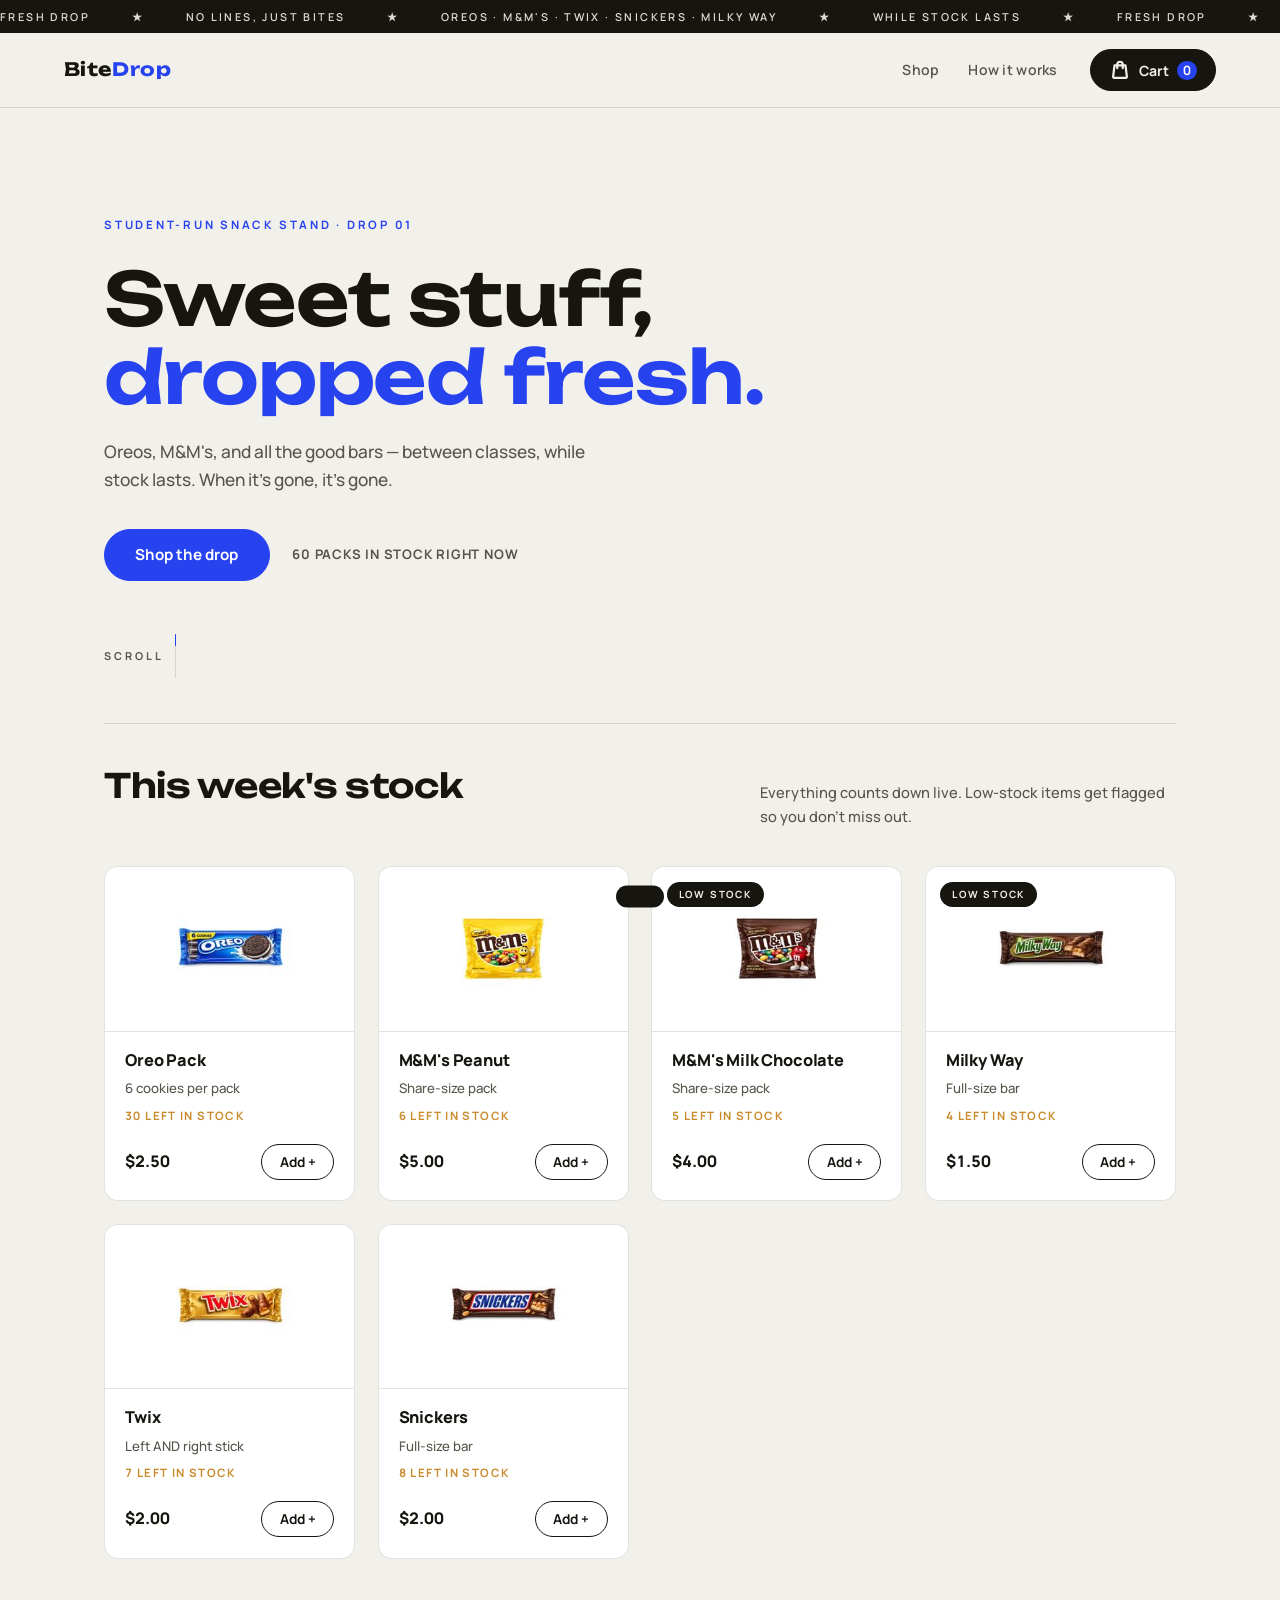
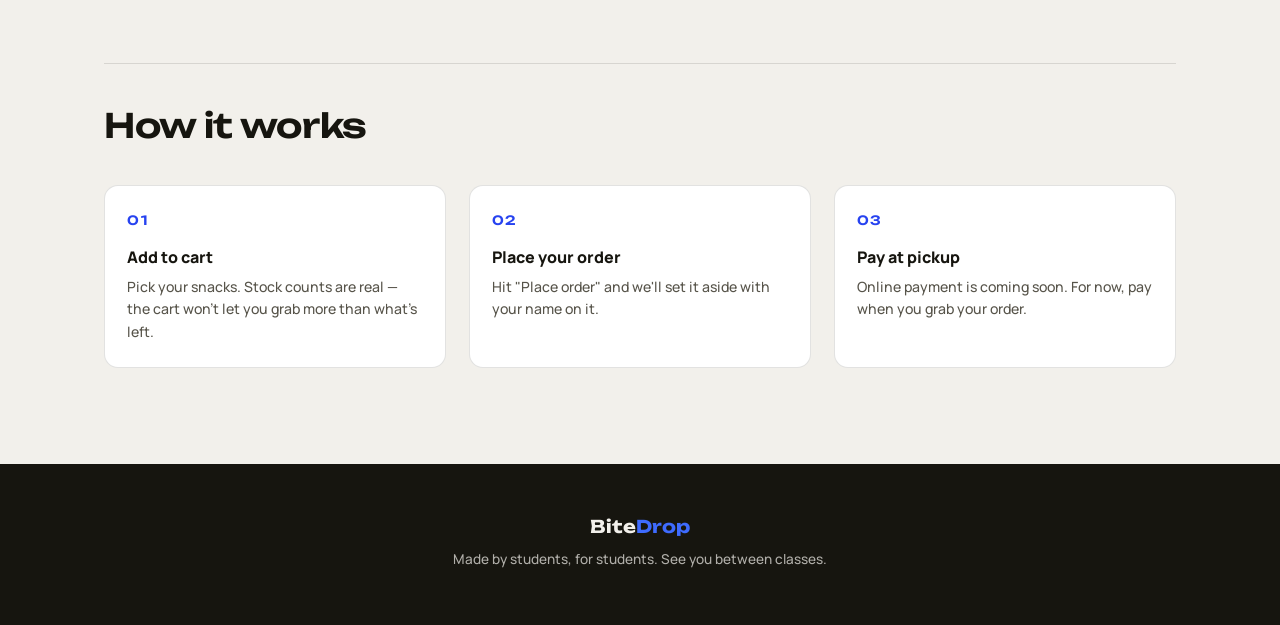
<file: index.html>
<!DOCTYPE html>
<html lang="en">
<head>
  <meta charset="UTF-8" />
  <meta name="viewport" content="width=device-width, initial-scale=1.0" />
  <title>BiteDrop — Snack Drops for the Halls</title>
  <link rel="icon" href="data:image/svg+xml,<svg xmlns='http://www.w3.org/2000/svg' viewBox='0 0 100 100'><text y='.9em' font-size='90'>🍫</text></svg>" />
  <link rel="preconnect" href="https://fonts.googleapis.com" />
  <link rel="preconnect" href="https://fonts.gstatic.com" crossorigin />
  <link href="https://fonts.googleapis.com/css2?family=Unbounded:wght@400;500;600;700&family=Manrope:wght@400;500;600;700;800&display=swap" rel="stylesheet" />
  <link rel="stylesheet" href="styles.css?v=4" />
</head>
<body>

  <div class="ticker" aria-hidden="true">
    <div class="ticker__track">
      <span>FRESH DROP</span><span>★</span><span>NO LINES, JUST BITES</span><span>★</span>
      <span>OREOS · M&amp;M'S · TWIX · SNICKERS · MILKY WAY</span><span>★</span>
      <span>WHILE STOCK LASTS</span><span>★</span>
      <span>FRESH DROP</span><span>★</span><span>NO LINES, JUST BITES</span><span>★</span>
      <span>OREOS · M&amp;M'S · TWIX · SNICKERS · MILKY WAY</span><span>★</span>
      <span>WHILE STOCK LASTS</span><span>★</span>
    </div>
  </div>

  <header class="header">
    <a class="logo" href="#top">
      <span class="logo__drop">Bite</span><span class="logo__accent">Drop</span>
    </a>
    <nav class="nav">
      <a href="#shop">Shop</a>
      <a href="#faq">How it works</a>
    </nav>
    <button class="cart-btn" id="cartBtn" aria-label="Open cart">
      <svg width="22" height="22" viewBox="0 0 24 24" fill="none" stroke="currentColor" stroke-width="2.4" stroke-linecap="round" stroke-linejoin="round" aria-hidden="true">
        <path d="M6 7h12l1.5 12.5a1 1 0 0 1-1 1.1H5.5a1 1 0 0 1-1-1.1L6 7Z"/>
        <path d="M9 10V6a3 3 0 0 1 6 0v4"/>
      </svg>
      <span>Cart</span>
      <span class="cart-btn__count" id="cartCount">0</span>
    </button>
  </header>

  <main id="top">

    <section class="hero">
      <div class="hero__inner">
        <p class="hero__eyebrow">Student-run snack stand · Drop 01</p>
        <h1 class="hero__title">Sweet stuff,<br /><span class="hero__title-pop">dropped fresh.</span></h1>
        <p class="hero__sub">Oreos, M&amp;M's, and all the good bars — between classes, while stock lasts. When it's gone, it's gone.</p>
        <div class="hero__actions">
          <a class="btn btn--primary" href="#shop">Shop the drop</a>
          <span class="hero__stock-note" id="heroStock"></span>
        </div>
      </div>
      <a class="scroll-cue" href="#shop" aria-label="Scroll to the shop">
        <span class="scroll-cue__label">Scroll</span>
        <span class="scroll-cue__track"><span class="scroll-cue__dot"></span></span>
      </a>
    </section>

    <section class="shop" id="shop">
      <div class="shop__head">
        <h2>This week's stock</h2>
        <p>Everything counts down live. Low-stock items get flagged so you don't miss out.</p>
      </div>
      <div class="grid" id="productGrid"></div>
    </section>

    <section class="faq" id="faq">
      <h2>How it works</h2>
      <ol class="faq__steps">
        <li>
          <h3>Add to cart</h3>
          <p>Pick your snacks. Stock counts are real — the cart won't let you grab more than what's left.</p>
        </li>
        <li>
          <h3>Place your order</h3>
          <p>Hit "Place order" and we'll set it aside with your name on it.</p>
        </li>
        <li>
          <h3>Pay at pickup</h3>
          <p>Online payment is coming soon. For now, pay when you grab your order.</p>
        </li>
      </ol>
    </section>

  </main>

  <footer class="footer">
    <span class="footer__logo">Bite<span>Drop</span></span>
    <p>Made by students, for students. See you between classes.</p>
  </footer>

  <!-- Cart drawer -->
  <div class="overlay" id="overlay" hidden></div>
  <aside class="drawer" id="drawer" aria-label="Shopping cart" aria-hidden="true">
    <div class="drawer__head">
      <h2>Your cart</h2>
      <button class="drawer__close" id="drawerClose" aria-label="Close cart">✕</button>
    </div>
    <div class="drawer__items" id="cartItems"></div>
    <div class="drawer__foot">
      <div class="drawer__total">
        <span>Total</span>
        <strong id="cartTotal">—</strong>
      </div>
      <p class="drawer__note" id="totalNote">Prices coming soon — totals show up once they're set.</p>
      <button class="btn btn--primary btn--wide" id="checkoutBtn">Place order</button>
      <p class="drawer__pay-note">💳 Pay at pickup · online payment coming soon</p>
    </div>
  </aside>

  <!-- Checkout modal -->
  <div class="modal-overlay" id="checkoutOverlay" hidden>
    <div class="modal" role="dialog" aria-modal="true" aria-labelledby="checkoutTitle">
      <div class="modal__head">
        <h2 id="checkoutTitle">Almost yours</h2>
        <button class="drawer__close" id="checkoutClose" aria-label="Close checkout">✕</button>
      </div>
      <form class="modal__form" id="checkoutForm">
        <label class="field">
          <span class="field__label">Name</span>
          <input class="field__input" type="text" name="name" required autocomplete="name" placeholder="Your name" />
        </label>
        <label class="field">
          <span class="field__label">Email</span>
          <input class="field__input" type="email" name="email" required autocomplete="email" placeholder="you@school.edu" />
        </label>
        <label class="field">
          <span class="field__label">Where to meet <em>(optional)</em></span>
          <input class="field__input" type="text" name="location" placeholder="e.g. Cafeteria, locker 214, after 3rd period" />
        </label>
        <p class="modal__note">📬 We'll try to respond to you on Gmail.</p>
        <p class="modal__error" id="checkoutError" hidden></p>
        <button class="btn btn--primary btn--wide" id="checkoutSubmit" type="submit">Confirm order</button>
      </form>
    </div>
  </div>

  <div class="toast" id="toast" role="status" aria-live="polite"></div>

  <script src="app.js?v=2"></script>
</body>
</html>
</file>
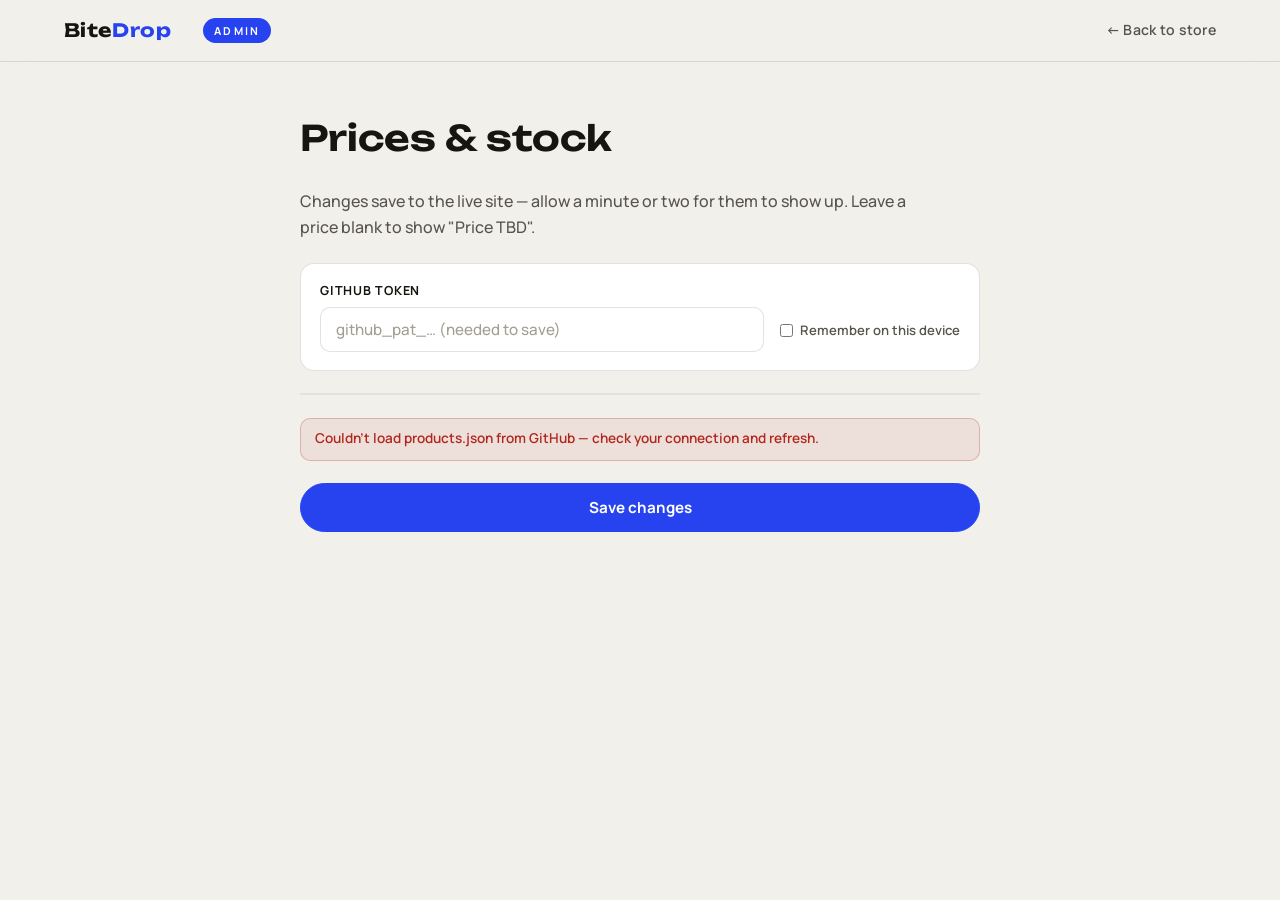
<file: admin.html>
<!DOCTYPE html>
<html lang="en">
<head>
  <meta charset="UTF-8" />
  <meta name="viewport" content="width=device-width, initial-scale=1.0" />
  <title>BiteDrop Admin — Prices &amp; Stock</title>
  <link rel="icon" href="data:image/svg+xml,<svg xmlns='http://www.w3.org/2000/svg' viewBox='0 0 100 100'><text y='.9em' font-size='90'>🔧</text></svg>" />
  <link rel="preconnect" href="https://fonts.googleapis.com" />
  <link rel="preconnect" href="https://fonts.gstatic.com" crossorigin />
  <link href="https://fonts.googleapis.com/css2?family=Unbounded:wght@400;500;600;700&family=Manrope:wght@400;500;600;700;800&display=swap" rel="stylesheet" />
  <link rel="stylesheet" href="styles.css?v=4" />
  <link rel="stylesheet" href="admin.css?v=1" />
</head>
<body>

  <header class="header">
    <a class="logo" href="index.html">
      <span class="logo__drop">Bite</span><span class="logo__accent">Drop</span>
    </a>
    <span class="admin-tag">Admin</span>
    <nav class="nav">
      <a href="index.html">← Back to store</a>
    </nav>
  </header>

  <main class="admin">
    <h1>Prices &amp; stock</h1>
    <p class="admin__sub">Changes save to the live site — allow a minute or two for them to show up. Leave a price blank to show "Price TBD".</p>

    <div class="admin-token">
      <label class="field">
        <span class="field__label">GitHub token</span>
        <input class="field__input" type="password" id="tokenInput" placeholder="github_pat_… (needed to save)" autocomplete="off" />
      </label>
      <label class="admin-token__remember">
        <input type="checkbox" id="rememberToken" /> Remember on this device
      </label>
    </div>

    <div class="admin-table" id="adminTable">
      <p class="admin__loading">Loading stock list…</p>
    </div>

    <p class="modal__error" id="adminError" hidden></p>
    <p class="admin__ok" id="adminOk" hidden></p>
    <button class="btn btn--primary" id="saveBtn">Save changes</button>
  </main>

  <script src="admin.js?v=1"></script>
</body>
</html>
</file>
<file: styles.css>
/* ── BiteDrop tokens — contemporary drop-shop ─────────────────── */
:root {
  --bg: #F2F0EB;
  --surface: #FFFFFF;
  --ink: #16150F;
  --ink-soft: #57544A;
  --line: rgba(22, 21, 15, 0.12);
  --accent: #2743F0;
  --accent-ink: #FFFFFF;
  --caramel: #C98B2D;
  --danger: #B3261E;
  --radius: 14px;
  --shadow-hover: 0 18px 40px -18px rgba(22, 21, 15, 0.35);
  --display: "Unbounded", "Avenir Next", sans-serif;
  --body: "Manrope", "Helvetica Neue", sans-serif;
  --ease: cubic-bezier(0.22, 1, 0.36, 1);
}

* { box-sizing: border-box; margin: 0; padding: 0; }

html { scroll-behavior: smooth; }

body {
  font-family: var(--body);
  background: var(--bg);
  color: var(--ink);
  line-height: 1.6;
  font-size: 16px;
}

/* ── Ticker ───────────────────────────────────────────────────── */
.ticker {
  background: var(--ink);
  color: var(--bg);
  overflow: hidden;
}
.ticker__track {
  display: flex;
  gap: 2.6rem;
  width: max-content;
  padding: 0.5rem 0;
  font-weight: 600;
  font-size: 0.68rem;
  letter-spacing: 0.22em;
  animation: ticker 30s linear infinite;
}
.ticker__track span { white-space: nowrap; opacity: 0.9; }
@keyframes ticker { to { transform: translateX(-50%); } }

/* ── Header ───────────────────────────────────────────────────── */
.header {
  position: sticky;
  top: 0;
  z-index: 40;
  display: flex;
  align-items: center;
  gap: 2rem;
  padding: 1rem clamp(1.2rem, 5vw, 4rem);
  background: rgba(242, 240, 235, 0.88);
  backdrop-filter: blur(14px);
  -webkit-backdrop-filter: blur(14px);
  border-bottom: 1px solid var(--line);
}
.logo {
  font-family: var(--display);
  font-weight: 700;
  font-size: 1.15rem;
  letter-spacing: 0.02em;
  text-decoration: none;
  color: var(--ink);
}
.logo__accent { color: var(--accent); }
.nav { display: flex; gap: 1.8rem; margin-left: auto; }
.nav a {
  color: var(--ink-soft);
  text-decoration: none;
  font-weight: 600;
  font-size: 0.88rem;
  letter-spacing: 0.02em;
  transition: color 0.2s;
}
.nav a:hover { color: var(--ink); }
.cart-btn {
  display: flex;
  align-items: center;
  gap: 0.5rem;
  font-family: var(--body);
  font-weight: 700;
  font-size: 0.88rem;
  background: var(--ink);
  color: var(--bg);
  border: 1px solid var(--ink);
  border-radius: 999px;
  padding: 0.55rem 1.15rem;
  cursor: pointer;
  transition: transform 0.25s var(--ease), background 0.2s;
}
.cart-btn:hover { transform: translateY(-2px); background: #000; }
.cart-btn__count {
  background: var(--accent);
  color: var(--accent-ink);
  border-radius: 999px;
  min-width: 1.5em;
  text-align: center;
  padding: 0.05em 0.45em;
  font-size: 0.8rem;
  font-variant-numeric: tabular-nums;
}

/* ── Hero ─────────────────────────────────────────────────────── */
.hero {
  position: relative;
  max-width: 1200px;
  margin: 0 auto;
  padding: clamp(4.5rem, 12vh, 8rem) clamp(1.2rem, 5vw, 4rem) clamp(5rem, 14vh, 8rem);
}
.hero__inner { max-width: 46rem; }
.hero__eyebrow {
  font-weight: 700;
  font-size: 0.72rem;
  letter-spacing: 0.24em;
  text-transform: uppercase;
  color: var(--accent);
  margin-bottom: 1.6rem;
}
.hero__title {
  font-family: var(--display);
  font-weight: 600;
  font-size: clamp(2.4rem, 6.5vw, 4.6rem);
  line-height: 1.06;
  letter-spacing: -0.015em;
  text-wrap: balance;
  margin-bottom: 1.4rem;
}
.hero__title-pop { color: var(--accent); }
.hero__sub {
  font-size: 1.08rem;
  font-weight: 500;
  color: var(--ink-soft);
  max-width: 32rem;
  margin-bottom: 2.2rem;
}
.hero__actions { display: flex; align-items: center; gap: 1.4rem; flex-wrap: wrap; }
.hero__stock-note {
  font-weight: 700;
  font-size: 0.82rem;
  letter-spacing: 0.06em;
  text-transform: uppercase;
  color: var(--ink-soft);
}

/* Scroll cue */
.scroll-cue {
  position: absolute;
  bottom: 1.8rem;
  left: clamp(1.2rem, 5vw, 4rem);
  display: flex;
  align-items: center;
  gap: 0.7rem;
  text-decoration: none;
  color: var(--ink-soft);
}
.scroll-cue__label {
  font-weight: 700;
  font-size: 0.68rem;
  letter-spacing: 0.28em;
  text-transform: uppercase;
}
.scroll-cue__track {
  position: relative;
  width: 1px;
  height: 44px;
  background: var(--line);
  overflow: hidden;
}
.scroll-cue__dot {
  position: absolute;
  left: -1.5px;
  top: 0;
  width: 4px;
  height: 12px;
  border-radius: 2px;
  background: var(--accent);
  animation: cue 1.8s var(--ease) infinite;
}
@keyframes cue {
  0%   { transform: translateY(-14px); opacity: 0; }
  30%  { opacity: 1; }
  100% { transform: translateY(48px); opacity: 0; }
}

/* ── Buttons ──────────────────────────────────────────────────── */
.btn {
  display: inline-block;
  font-family: var(--body);
  font-weight: 700;
  font-size: 0.95rem;
  border: 1px solid var(--accent);
  border-radius: 999px;
  padding: 0.8rem 1.9rem;
  cursor: pointer;
  text-decoration: none;
  text-align: center;
  transition: transform 0.25s var(--ease), box-shadow 0.25s var(--ease), background 0.2s;
}
.btn--primary { background: var(--accent); color: var(--accent-ink); }
.btn--primary:hover {
  transform: translateY(-2px);
  box-shadow: 0 14px 30px -14px rgba(39, 67, 240, 0.65);
}
.btn--wide { width: 100%; }
.btn:disabled {
  background: var(--line);
  border-color: transparent;
  color: var(--ink-soft);
  cursor: not-allowed;
  transform: none;
  box-shadow: none;
}
.btn:focus-visible, .cart-btn:focus-visible, button:focus-visible {
  outline: 2px solid var(--accent);
  outline-offset: 3px;
}

/* ── Shop grid ────────────────────────────────────────────────── */
.shop {
  max-width: 1200px;
  margin: 0 auto;
  padding: 1rem clamp(1.2rem, 5vw, 4rem) 5.5rem;
}
.shop__head {
  display: flex;
  align-items: baseline;
  justify-content: space-between;
  gap: 1.5rem;
  flex-wrap: wrap;
  border-top: 1px solid var(--line);
  padding-top: 2.2rem;
  margin-bottom: 2.4rem;
}
.shop__head h2, .faq h2 {
  font-family: var(--display);
  font-weight: 600;
  font-size: clamp(1.5rem, 3.4vw, 2.1rem);
  letter-spacing: -0.01em;
}
.shop__head p { font-weight: 500; font-size: 0.92rem; color: var(--ink-soft); max-width: 26rem; }

.grid {
  display: grid;
  grid-template-columns: repeat(auto-fill, minmax(250px, 1fr));
  gap: 1.4rem;
}

.card {
  position: relative;
  background: var(--surface);
  border: 1px solid var(--line);
  border-radius: var(--radius);
  display: flex;
  flex-direction: column;
  overflow: hidden;
  transition: transform 0.35s var(--ease), box-shadow 0.35s var(--ease), border-color 0.2s;
}
.card:hover {
  transform: translateY(-6px);
  box-shadow: var(--shadow-hover);
  border-color: rgba(22, 21, 15, 0.22);
}

.card__art {
  display: flex;
  align-items: center;
  justify-content: center;
  font-size: 3.1rem;
  padding: 2.4rem 0;
  background: #FFFFFF;
  border-bottom: 1px solid var(--line);
  transition: transform 0.45s var(--ease);
}
.card:hover .card__art { transform: scale(1.08); }
.card__img {
  display: block;
  height: 5.4rem;
  width: auto;
  max-width: 80%;
  object-fit: contain;
}

.card__badge {
  position: absolute;
  top: 0.9rem;
  left: 0.9rem;
  font-weight: 700;
  font-size: 0.62rem;
  letter-spacing: 0.18em;
  text-transform: uppercase;
  border-radius: 999px;
  padding: 0.3rem 0.75rem;
}
.card__badge--low { background: var(--ink); color: var(--bg); }
.card__badge--out { background: var(--line); color: var(--ink-soft); }

.card__body {
  padding: 1.15rem 1.25rem 1.3rem;
  display: flex;
  flex-direction: column;
  gap: 0.45rem;
  flex: 1;
}
.card__name { font-weight: 800; font-size: 1.02rem; line-height: 1.3; letter-spacing: -0.01em; }
.card__detail { font-weight: 500; font-size: 0.83rem; color: var(--ink-soft); }
.card__stock {
  font-weight: 700;
  font-size: 0.72rem;
  letter-spacing: 0.12em;
  text-transform: uppercase;
  color: var(--caramel);
  font-variant-numeric: tabular-nums;
}
.card__row {
  margin-top: auto;
  padding-top: 0.7rem;
  display: flex;
  align-items: center;
  justify-content: space-between;
  gap: 0.6rem;
}
.card__price {
  font-weight: 800;
  font-size: 1rem;
  font-variant-numeric: tabular-nums;
}
.card__price--tbd {
  font-size: 0.72rem;
  font-weight: 700;
  letter-spacing: 0.08em;
  text-transform: uppercase;
  color: var(--ink-soft);
  border: 1px dashed var(--line);
  border-radius: 6px;
  padding: 0.25rem 0.55rem;
}
.card__add {
  font-family: var(--body);
  font-weight: 700;
  font-size: 0.85rem;
  background: transparent;
  color: var(--ink);
  border: 1px solid var(--ink);
  border-radius: 999px;
  padding: 0.5rem 1.1rem;
  cursor: pointer;
  transition: background 0.2s, color 0.2s, transform 0.25s var(--ease);
}
.card__add:hover { background: var(--ink); color: var(--bg); transform: translateY(-1px); }
.card__add:disabled {
  border-color: var(--line);
  color: var(--ink-soft);
  background: transparent;
  cursor: not-allowed;
  transform: none;
}
.card--out { opacity: 0.6; }
.card--out:hover { transform: none; box-shadow: none; }
.card--out:hover .card__art { transform: none; }

/* ── FAQ / steps ──────────────────────────────────────────────── */
.faq {
  max-width: 1200px;
  margin: 0 auto;
  padding: 1rem clamp(1.2rem, 5vw, 4rem) 6rem;
}
.faq h2 {
  border-top: 1px solid var(--line);
  padding-top: 2.2rem;
  margin-bottom: 2rem;
}
.faq__steps {
  display: grid;
  grid-template-columns: repeat(auto-fit, minmax(240px, 1fr));
  gap: 1.4rem;
  counter-reset: step;
  list-style: none;
}
.faq__steps li {
  counter-increment: step;
  background: var(--surface);
  border: 1px solid var(--line);
  border-radius: var(--radius);
  padding: 1.5rem 1.4rem;
  transition: transform 0.35s var(--ease), box-shadow 0.35s var(--ease);
}
.faq__steps li:hover { transform: translateY(-4px); box-shadow: var(--shadow-hover); }
.faq__steps li::before {
  content: "0" counter(step);
  display: block;
  font-family: var(--display);
  font-weight: 600;
  font-size: 0.8rem;
  color: var(--accent);
  letter-spacing: 0.1em;
  margin-bottom: 0.9rem;
}
.faq__steps h3 { font-size: 1rem; font-weight: 800; margin-bottom: 0.35rem; }
.faq__steps p { font-weight: 500; font-size: 0.88rem; color: var(--ink-soft); }

/* ── Footer ───────────────────────────────────────────────────── */
.footer {
  background: var(--ink);
  color: var(--bg);
  text-align: center;
  padding: 3rem 1rem 3.4rem;
}
.footer__logo { font-family: var(--display); font-weight: 700; font-size: 1.1rem; }
.footer__logo span { color: var(--accent); filter: brightness(1.6); }
.footer p { margin-top: 0.5rem; font-weight: 500; font-size: 0.85rem; opacity: 0.7; }

/* ── Cart drawer ──────────────────────────────────────────────── */
.overlay {
  position: fixed;
  inset: 0;
  background: rgba(22, 21, 15, 0.4);
  backdrop-filter: blur(3px);
  -webkit-backdrop-filter: blur(3px);
  z-index: 50;
}
.drawer {
  position: fixed;
  top: 0;
  right: 0;
  height: 100dvh;
  width: min(420px, 100vw);
  background: var(--bg);
  border-left: 1px solid var(--line);
  z-index: 60;
  display: flex;
  flex-direction: column;
  transform: translateX(105%);
  transition: transform 0.4s var(--ease);
}
.drawer.open { transform: translateX(0); }
.drawer__head {
  display: flex;
  align-items: center;
  justify-content: space-between;
  padding: 1.3rem 1.5rem;
  border-bottom: 1px solid var(--line);
}
.drawer__head h2 { font-family: var(--display); font-weight: 600; font-size: 1.1rem; }
.drawer__close {
  font-size: 0.95rem;
  font-weight: 700;
  background: transparent;
  color: var(--ink);
  border: 1px solid var(--line);
  border-radius: 999px;
  width: 2.3rem;
  height: 2.3rem;
  cursor: pointer;
  transition: background 0.2s, color 0.2s;
}
.drawer__close:hover { background: var(--ink); color: var(--bg); }
.drawer__items {
  flex: 1;
  overflow-y: auto;
  padding: 1.3rem 1.5rem;
  display: flex;
  flex-direction: column;
  gap: 0.9rem;
}
.cart-empty {
  text-align: center;
  font-weight: 600;
  color: var(--ink-soft);
  margin-top: 3.5rem;
}
.cart-empty .big { font-size: 2.2rem; display: block; margin-bottom: 0.6rem; }
.cart-item {
  display: flex;
  align-items: center;
  gap: 0.9rem;
  background: var(--surface);
  border: 1px solid var(--line);
  border-radius: var(--radius);
  padding: 0.8rem 0.95rem;
}
.cart-item__emoji { font-size: 1.6rem; }
.cart-item__info { flex: 1; min-width: 0; }
.cart-item__name { font-weight: 800; font-size: 0.9rem; line-height: 1.25; }
.cart-item__price { font-weight: 500; font-size: 0.78rem; color: var(--ink-soft); }
.cart-item__qty { display: flex; align-items: center; gap: 0.5rem; }
.cart-item__qty button {
  width: 1.8rem;
  height: 1.8rem;
  font-weight: 700;
  background: transparent;
  color: var(--ink);
  border: 1px solid var(--line);
  border-radius: 999px;
  cursor: pointer;
  transition: background 0.2s, color 0.2s;
}
.cart-item__qty button:hover:not(:disabled) { background: var(--ink); color: var(--bg); }
.cart-item__qty button:disabled { opacity: 0.35; cursor: not-allowed; }
.cart-item__qty span { font-weight: 800; min-width: 1.2em; text-align: center; font-variant-numeric: tabular-nums; }
.drawer__foot {
  border-top: 1px solid var(--line);
  padding: 1.2rem 1.5rem 1.5rem;
  display: flex;
  flex-direction: column;
  gap: 0.7rem;
}
.drawer__total { display: flex; justify-content: space-between; font-weight: 800; font-size: 1.05rem; }
.drawer__note, .drawer__pay-note { font-weight: 500; font-size: 0.76rem; color: var(--ink-soft); }
.drawer__pay-note { text-align: center; }

/* ── Checkout modal ───────────────────────────────────────────── */
.modal-overlay[hidden] { display: none; }
.modal-overlay {
  position: fixed;
  inset: 0;
  background: rgba(22, 21, 15, 0.45);
  backdrop-filter: blur(4px);
  -webkit-backdrop-filter: blur(4px);
  z-index: 65;
  display: flex;
  align-items: center;
  justify-content: center;
  padding: 1.2rem;
}
.modal {
  background: var(--bg);
  border: 1px solid var(--line);
  border-radius: var(--radius);
  width: min(440px, 100%);
  max-height: 90dvh;
  overflow-y: auto;
  box-shadow: 0 30px 70px -30px rgba(22, 21, 15, 0.6);
}
.modal__head {
  display: flex;
  align-items: center;
  justify-content: space-between;
  padding: 1.3rem 1.5rem 1rem;
}
.modal__head h2 { font-family: var(--display); font-weight: 600; font-size: 1.15rem; }
.modal__form {
  display: flex;
  flex-direction: column;
  gap: 1rem;
  padding: 0.2rem 1.5rem 1.5rem;
}
.field { display: flex; flex-direction: column; gap: 0.35rem; }
.field__label {
  font-weight: 700;
  font-size: 0.78rem;
  letter-spacing: 0.06em;
  text-transform: uppercase;
}
.field__label em { font-style: normal; text-transform: none; letter-spacing: 0; color: var(--ink-soft); font-weight: 500; }
.field__input {
  font-family: var(--body);
  font-size: 0.95rem;
  font-weight: 500;
  color: var(--ink);
  background: var(--surface);
  border: 1px solid var(--line);
  border-radius: 10px;
  padding: 0.7rem 0.9rem;
  transition: border-color 0.2s;
}
.field__input::placeholder { color: #A39E92; }
.field__input:focus { outline: none; border-color: var(--accent); }
.modal__note { font-weight: 600; font-size: 0.85rem; color: var(--ink-soft); }
.modal__error {
  font-weight: 600;
  font-size: 0.85rem;
  color: var(--danger);
  background: rgba(179, 38, 30, 0.08);
  border: 1px solid rgba(179, 38, 30, 0.25);
  border-radius: 10px;
  padding: 0.6rem 0.9rem;
}

/* ── Toast ────────────────────────────────────────────────────── */
.toast {
  position: fixed;
  bottom: 1.6rem;
  left: 50%;
  transform: translateX(-50%) translateY(150%);
  background: var(--ink);
  color: var(--bg);
  font-weight: 600;
  font-size: 0.88rem;
  border-radius: 999px;
  padding: 0.7rem 1.5rem;
  z-index: 70;
  transition: transform 0.35s var(--ease);
  pointer-events: none;
  box-shadow: 0 16px 40px -16px rgba(22, 21, 15, 0.5);
}
.toast.show { transform: translateX(-50%) translateY(0); }

/* ── Scroll reveal ────────────────────────────────────────────── */
.reveal {
  opacity: 0;
  transform: translateY(24px);
  transition: opacity 0.6s var(--ease), transform 0.6s var(--ease);
}
.reveal.in { opacity: 1; transform: none; }

@media (prefers-reduced-motion: reduce) {
  .ticker__track, .scroll-cue__dot { animation: none; }
  .reveal { opacity: 1; transform: none; transition: none; }
  html { scroll-behavior: auto; }
}

@media (max-width: 560px) {
  .nav { display: none; }
  .header { gap: 0.8rem; }
  .cart-btn { margin-left: auto; }
  .scroll-cue { display: none; }
}
</file>
<file: admin.css>
/* Admin-only styles, layered on top of styles.css */
.admin-tag {
  font-weight: 700;
  font-size: 0.68rem;
  letter-spacing: 0.2em;
  text-transform: uppercase;
  background: var(--accent);
  color: #fff;
  border-radius: 999px;
  padding: 0.25rem 0.7rem;
}
.admin {
  max-width: 760px;
  margin: 0 auto;
  padding: 3rem clamp(1.2rem, 5vw, 2.5rem) 5rem;
  display: flex;
  flex-direction: column;
  gap: 1.4rem;
}
.admin h1 {
  font-family: var(--display);
  font-weight: 600;
  font-size: clamp(1.6rem, 4vw, 2.2rem);
}
.admin__sub { font-weight: 500; color: var(--ink-soft); max-width: 38rem; }
.admin-token {
  display: flex;
  align-items: flex-end;
  gap: 1rem;
  flex-wrap: wrap;
  background: var(--surface);
  border: 1px solid var(--line);
  border-radius: var(--radius);
  padding: 1.1rem 1.2rem;
}
.admin-token .field { flex: 1; min-width: 240px; }
.admin-token__remember {
  font-weight: 600;
  font-size: 0.82rem;
  color: var(--ink-soft);
  display: flex;
  align-items: center;
  gap: 0.4rem;
  padding-bottom: 0.7rem;
}
.admin-table {
  background: var(--surface);
  border: 1px solid var(--line);
  border-radius: var(--radius);
  overflow: hidden;
}
.admin-row {
  display: grid;
  grid-template-columns: 3rem 1fr 7rem 6rem;
  gap: 1rem;
  align-items: center;
  padding: 0.9rem 1.2rem;
}
.admin-row + .admin-row { border-top: 1px solid var(--line); }
.admin-row--head {
  font-weight: 700;
  font-size: 0.7rem;
  letter-spacing: 0.14em;
  text-transform: uppercase;
  color: var(--ink-soft);
  background: var(--bg);
}
.admin-row__img { width: 2.6rem; height: 2.6rem; object-fit: contain; }
.admin-row__emoji { font-size: 1.6rem; }
.admin-row__name { font-weight: 800; font-size: 0.95rem; }
.admin-row__detail { font-weight: 500; font-size: 0.78rem; color: var(--ink-soft); }
.admin-row input {
  font-family: var(--body);
  font-weight: 600;
  font-size: 0.92rem;
  color: var(--ink);
  background: var(--bg);
  border: 1px solid var(--line);
  border-radius: 8px;
  padding: 0.5rem 0.6rem;
  width: 100%;
  font-variant-numeric: tabular-nums;
}
.admin-row input:focus { outline: none; border-color: var(--accent); }
.admin__loading { padding: 1.5rem; font-weight: 600; color: var(--ink-soft); }
.admin__ok {
  font-weight: 600;
  font-size: 0.85rem;
  color: #1B7A4E;
  background: rgba(27, 122, 78, 0.08);
  border: 1px solid rgba(27, 122, 78, 0.25);
  border-radius: 10px;
  padding: 0.6rem 0.9rem;
}
@media (max-width: 540px) {
  .admin-row { grid-template-columns: 2.4rem 1fr 5rem 4.5rem; gap: 0.6rem; }
}
</file>
